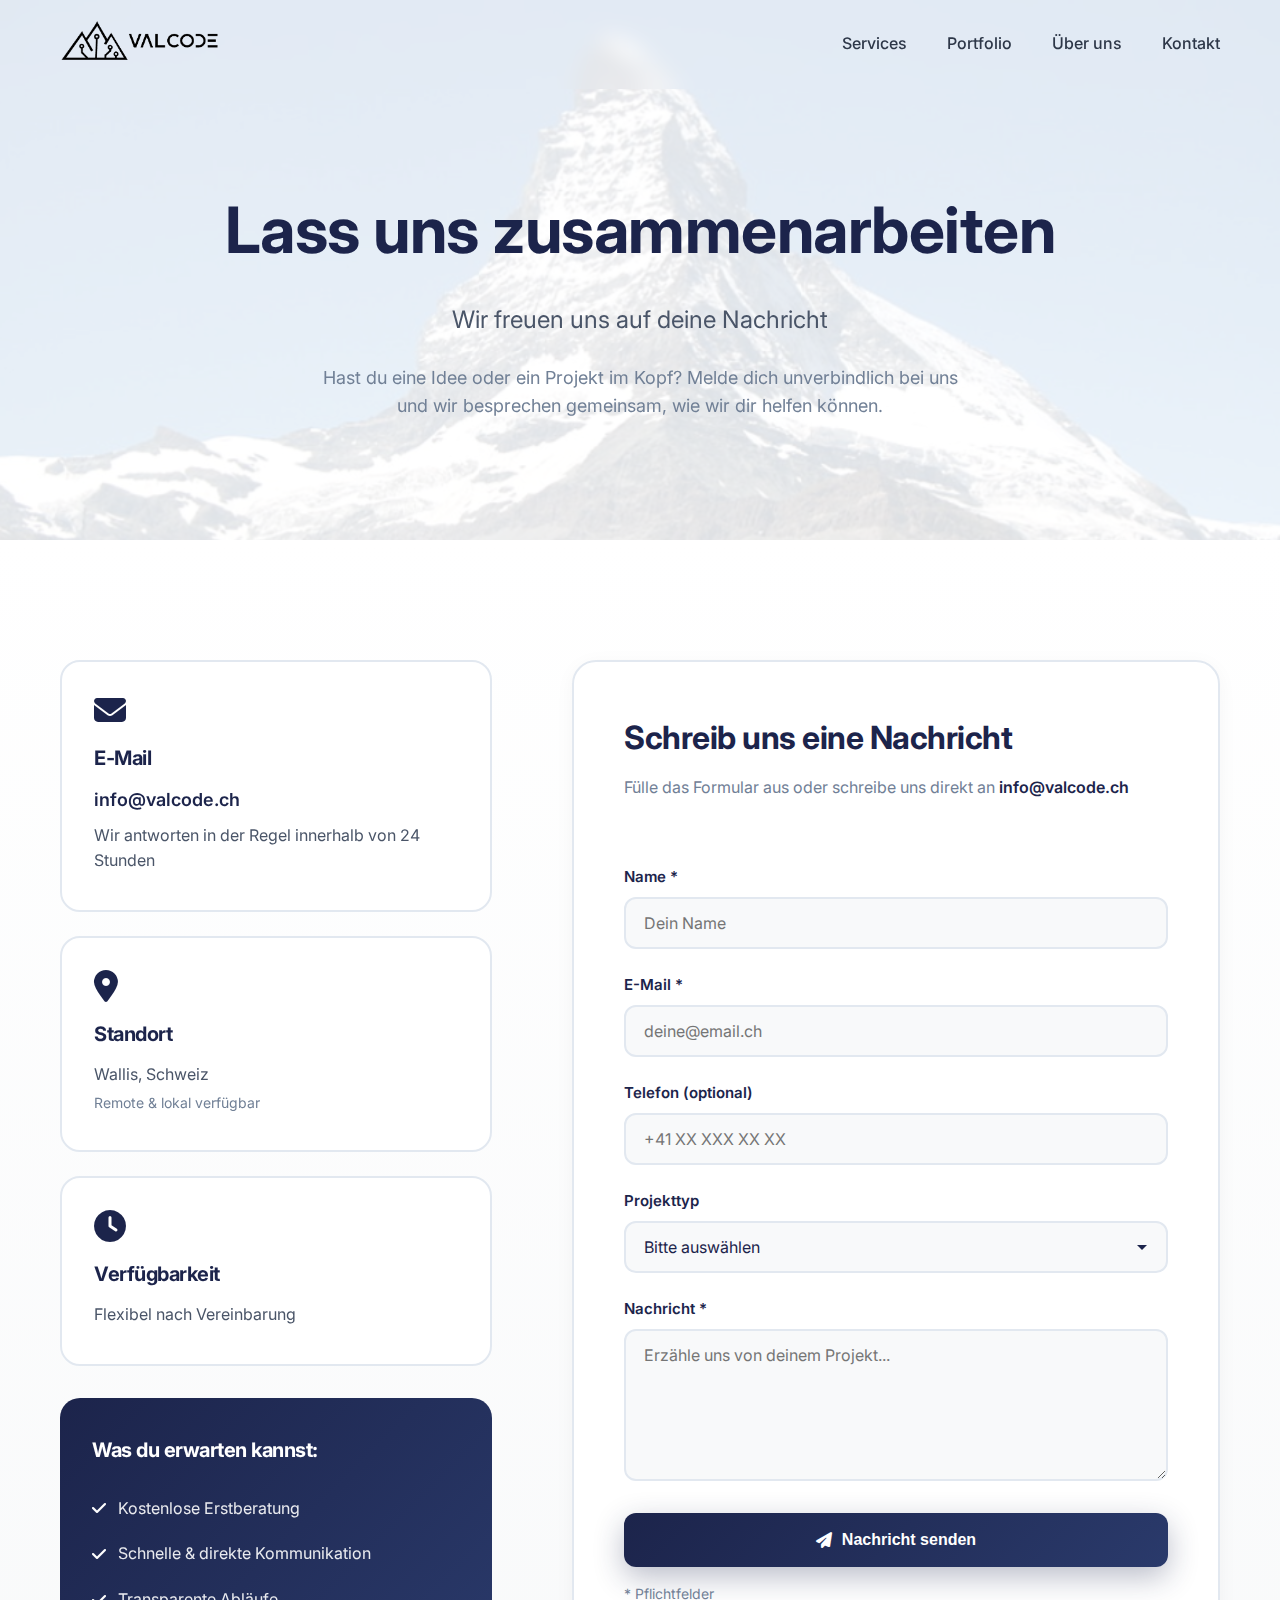
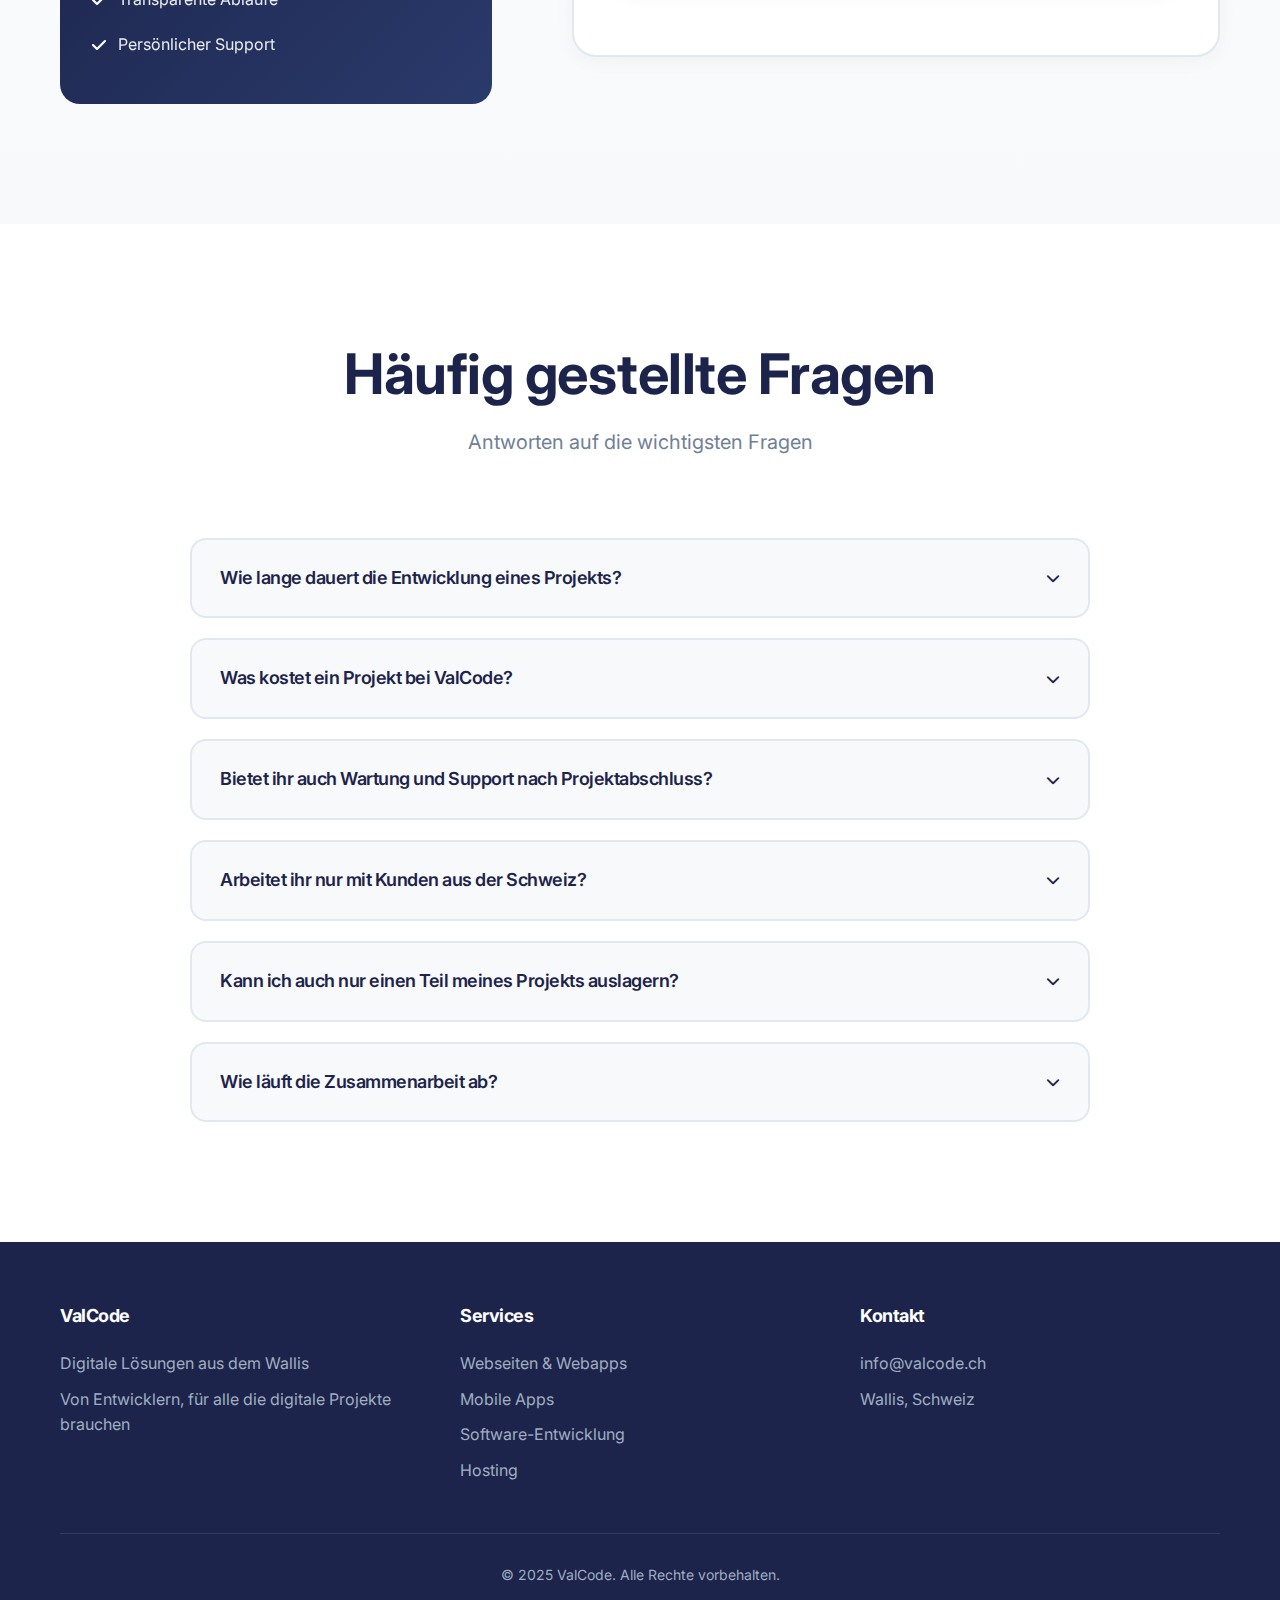
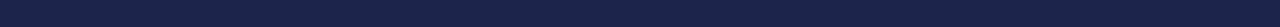
<file: kontakt.html>
<!DOCTYPE html>
<html lang="de">
    <head>
        <meta charset="UTF-8">
        <meta name="viewport" content="width=device-width, initial-scale=1.0">
        <title>Kontakt - ValCode</title>
        <link rel="icon" type="image/png" href="/assets/logo_w.png">
        <link href="https://fonts.googleapis.com/css2?family=Inter:wght@300;400;500;600;700;800&display=swap" rel="stylesheet">
        <link rel="stylesheet" href="https://cdnjs.cloudflare.com/ajax/libs/font-awesome/6.5.1/css/all.min.css">
        <link rel="stylesheet" href="/styles/global.css">
        <link rel="stylesheet" href="/styles/kontakt.css">
    </head>
    <body>
        <nav>
            <div class="logo">
                <a href="https://valcode.ch">
                    <img src="/assets/VClogo_dark.png" alt="ValCode Logo">
                </a>
            </div>

            <button class="menu-toggle" aria-label="Menu">
                <span></span>
                <span></span>
                <span></span>
            </button>

            <ul class="nav-menu">
                <li><a href="https://valcode.ch#services">Services</a></li>
                <li><a href="https://valcode.ch#portfolio">Portfolio</a></li>
                <li><a href="https://valcode.ch#about">Über uns</a></li>
                <li><a href="https://valcode.ch/kontakt">Kontakt</a></li>
            </ul>
        </nav>

        <section class="hero">
            <div class="hero-content">
                <h1>Lass uns zusammenarbeiten</h1>
                <p class="subtitle">Wir freuen uns auf deine Nachricht</p>
                <p class="tagline">Hast du eine Idee oder ein Projekt im Kopf? Melde dich unverbindlich bei uns und wir besprechen gemeinsam, wie wir dir helfen können.</p>
            </div>
        </section>

        <section class="contact">
            <div class="contact-wrapper">
                <div class="contact-info">
                    <div class="info-card">
                        <i class="fa-solid fa-envelope info-icon"></i>
                        <h3>E-Mail</h3>
                        <a href="mailto:info@valcode.ch">info@valcode.ch</a>
                        <p>Wir antworten in der Regel innerhalb von 24 Stunden</p>
                    </div>

                    <div class="info-card">
                        <i class="fa-solid fa-location-dot info-icon"></i>
                        <h3>Standort</h3>
                        <p>Wallis, Schweiz</p>
                        <p class="info-detail">Remote & lokal verfügbar</p>
                    </div>

                    <div class="info-card">
                        <i class="fa-solid fa-clock info-icon"></i>
                        <h3>Verfügbarkeit</h3>
                        <p>Flexibel nach Vereinbarung</p>
                    </div>

                    <div class="info-highlight">
                        <h3>Was du erwarten kannst:</h3>
                        <ul>
                            <li><i class="fa-solid fa-check"></i> Kostenlose Erstberatung</li>
                            <li><i class="fa-solid fa-check"></i> Schnelle & direkte Kommunikation</li>
                            <li><i class="fa-solid fa-check"></i> Transparente Abläufe</li>
                            <li><i class="fa-solid fa-check"></i> Persönlicher Support</li>
                        </ul>
                    </div>
                </div>

                <div class="contact-form-container">
                    <form class="contact-form" id="contactForm" name="contactForm">
                        <div class="form-header">
                            <h2>Schreib uns eine Nachricht</h2>
                            <p>Fülle das Formular aus oder schreibe uns direkt an <a href="mailto:info@valcode.ch">info@valcode.ch</a></p>
                        </div>

                        <div id="formMessage" class="form-message" style="display: none;"></div>

                        <div class="form-group">
                            <label for="name">Name *</label>
                            <input type="text" id="name" name="name" required placeholder="Dein Name" autocomplete="off">
                        </div>

                        <div class="form-group">
                            <label for="email">E-Mail *</label>
                            <input type="email" id="email" name="email" required placeholder="deine@email.ch" autocomplete="off">
                        </div>

                        <div class="form-group">
                            <label for="phone">Telefon (optional)</label>
                            <input type="tel" id="phone" name="phone" placeholder="+41 XX XXX XX XX" autocomplete="off">
                        </div>

                        <div class="form-group">
                            <label for="project">Projekttyp</label>
                            <select id="project" name="project" autocomplete="off">
                                <option value="">Bitte auswählen</option>
                                <option value="webseite">Webseite</option>
                                <option value="webapp">Webapplikation</option>
                                <option value="mobile">Mobile App</option>
                                <option value="software">Software-Entwicklung</option>
                                <option value="hosting">Hosting</option>
                                <option value="api">API & Integrationen</option>
                                <option value="design">UI/UX Design</option>
                                <option value="andere">Andere</option>
                            </select>
                        </div>

                        <div class="form-group">
                            <label for="message">Nachricht *</label>
                            <textarea id="message" name="message" rows="6" required placeholder="Erzähle uns von deinem Projekt..." autocomplete="off"></textarea>
                        </div>

                        <button type="submit" class="btn-primary">
                            <i class="fa-solid fa-paper-plane"></i>
                            Nachricht senden
                        </button>

                        <p class="form-note">* Pflichtfelder</p>
                    </form>
                </div>
            </div>
        </section>

        <section class="faq">
            <div class="section-header">
                <h2 class="section-title">Häufig gestellte Fragen</h2>
                <p class="section-subtitle">Antworten auf die wichtigsten Fragen</p>
            </div>

            <div class="faq-container">
                <div class="faq-item">
                    <div class="faq-question">
                        <h3>Wie lange dauert die Entwicklung eines Projekts?</h3>
                        <i class="fa-solid fa-chevron-down"></i>
                    </div>
                    <div class="faq-answer">
                        <p>Die Dauer hängt vom Projektumfang ab. Eine einfache Webseite kann in 1-2 Wochen fertig sein, während komplexere Webapps oder Mobile Apps mehrere Wochen bis Monate in Anspruch nehmen. Wir besprechen den Zeitrahmen individuell mit dir.</p>
                    </div>
                </div>

                <div class="faq-item">
                    <div class="faq-question">
                        <h3>Was kostet ein Projekt bei ValCode?</h3>
                        <i class="fa-solid fa-chevron-down"></i>
                    </div>
                    <div class="faq-answer">
                        <p>Die Kosten variieren je nach Projektgrösse und Komplexität. Wir erstellen dir nach einer kostenlosen Erstberatung ein individuelles Angebot. Durch unsere Arbeitsweise als Freizeit-Entwickler können wir oft günstigere Preise als grosse Agenturen anbieten.</p>
                    </div>
                </div>

                <div class="faq-item">
                    <div class="faq-question">
                        <h3>Bietet ihr auch Wartung und Support nach Projektabschluss?</h3>
                        <i class="fa-solid fa-chevron-down"></i>
                    </div>
                    <div class="faq-answer">
                        <p>Ja, wir bieten Wartung, Updates und Support auch nach Projektabschluss an. Das können wir als einmalige Leistung oder als laufenden Service vereinbaren – ganz nach deinen Bedürfnissen.</p>
                    </div>
                </div>

                <div class="faq-item">
                    <div class="faq-question">
                        <h3>Arbeitet ihr nur mit Kunden aus der Schweiz?</h3>
                        <i class="fa-solid fa-chevron-down"></i>
                    </div>
                    <div class="faq-answer">
                        <p>Nein, wir arbeiten mit Kunden aus der gesamten DACH-Region und darüber hinaus. Dank digitaler Kommunikation ist der Standort kein Problem. Wir sind flexibel und können uns an deine Zeitzone anpassen.</p>
                    </div>
                </div>

                <div class="faq-item">
                    <div class="faq-question">
                        <h3>Kann ich auch nur einen Teil meines Projekts auslagern?</h3>
                        <i class="fa-solid fa-chevron-down"></i>
                    </div>
                    <div class="faq-answer">
                        <p>Absolut! Wir können dich bei spezifischen Aufgaben unterstützen, etwa bei der Frontend-Entwicklung, API-Integration oder beim Design. Du entscheidest, wo wir helfen sollen.</p>
                    </div>
                </div>

                <div class="faq-item">
                    <div class="faq-question">
                        <h3>Wie läuft die Zusammenarbeit ab?</h3>
                        <i class="fa-solid fa-chevron-down"></i>
                    </div>
                    <div class="faq-answer">
                        <p>Nach deiner Anfrage führen wir ein kostenloses Erstgespräch, um dein Projekt zu verstehen. Dann erstellen wir ein Angebot und Zeitplan. Während der Entwicklung halten wir dich regelmässig auf dem Laufenden und holen dein Feedback ein.</p>
                    </div>
                </div>
            </div>
        </section>

        <footer>
            <div class="footer-content">
                <div class="footer-section">
                    <h3>ValCode</h3>
                    <p>Digitale Lösungen aus dem Wallis</p>
                    <p>Von Entwicklern, für alle die digitale Projekte brauchen</p>
                </div>

                <div class="footer-section">
                    <h3>Services</h3>
                    <a href="https://valcode.ch#services">Webseiten & Webapps</a>
                    <a href="https://valcode.ch#services">Mobile Apps</a>
                    <a href="https://valcode.ch#services">Software-Entwicklung</a>
                    <a href="https://valcode.ch#services">Hosting</a>
                </div>

                <div class="footer-section">
                    <h3>Kontakt</h3>
                    <a href="mailto:info@valcode.ch">info@valcode.ch</a>
                    <p>Wallis, Schweiz</p>
                </div>
            </div>

            <div class="footer-bottom">
                <p>&copy; 2025 ValCode. Alle Rechte vorbehalten.</p>
            </div>
        </footer>

        <script>
            // Mobile Menu Toggle
            const menuToggle = document.querySelector('.menu-toggle');
            const navMenu = document.querySelector('.nav-menu');
            const body = document.body;

            menuToggle.addEventListener('click', function() {
                menuToggle.classList.toggle('active');
                navMenu.classList.toggle('active');
                body.classList.toggle('menu-open');
            });

            // Close menu when clicking on a link
            document.querySelectorAll('.nav-menu a').forEach(link => {
                link.addEventListener('click', function() {
                    menuToggle.classList.remove('active');
                    navMenu.classList.remove('active');
                    body.classList.remove('menu-open');
                });
            });

            // Close menu when clicking on overlay
            document.addEventListener('click', function(e) {
                if (body.classList.contains('menu-open') &&
                    !navMenu.contains(e.target) &&
                    !menuToggle.contains(e.target)) {
                    menuToggle.classList.remove('active');
                    navMenu.classList.remove('active');
                    body.classList.remove('menu-open');
                }
            });

            // Navigation Hintergrund beim Scrollen
            const nav = document.querySelector('nav');

            window.addEventListener('scroll', function() {
                if (window.scrollY > 50) {
                    nav.classList.add('scrolled');
                } else {
                    nav.classList.remove('scrolled');
                }
            });

            // FAQ Accordion
            const faqItems = document.querySelectorAll('.faq-item');

            faqItems.forEach(item => {
                const question = item.querySelector('.faq-question');

                question.addEventListener('click', () => {
                    const isActive = item.classList.contains('active');

                    // Close all items
                    faqItems.forEach(faqItem => {
                        faqItem.classList.remove('active');
                    });

                    // Open clicked item if it wasn't active
                    if (!isActive) {
                        item.classList.add('active');
                    }
                });
            });

            // Telefonnummer-Formatierung
            const phoneInput = document.getElementById('phone');

            phoneInput.addEventListener('input', function(e) {
                // Speichere die Cursor-Position
                let cursorPos = e.target.selectionStart;
                let oldValue = e.target.value;

                let value = e.target.value.replace(/\D/g, ''); // Entferne alle Nicht-Zahlen

                // Wenn es mit 41 beginnt (internationale Schweizer Nummer)
                if (value.startsWith('41')) {
                    value = value.substring(2);
                }
                // Wenn es mit 0 beginnt (nationale Schweizer Nummer)
                if (value.startsWith('0')) {
                    value = value.substring(1);
                }

                // Begrenze auf maximal 9 Ziffern
                if (value.length > 9) {
                    value = value.substring(0, 9);
                }

                // Formatiere die Nummer: +41 XX XXX XX XX
                let formatted = '+41';

                if (value.length > 0) {
                    formatted += ' ' + value.substring(0, 2);
                }
                if (value.length > 2) {
                    formatted += ' ' + value.substring(2, 5);
                }
                if (value.length > 5) {
                    formatted += ' ' + value.substring(5, 7);
                }
                if (value.length > 7) {
                    formatted += ' ' + value.substring(7, 9);
                }

                e.target.value = formatted;
            });

            // Contact Form Submission
            const contactForm = document.getElementById('contactForm');
            const formMessage = document.getElementById('formMessage');

            contactForm.addEventListener('submit', function(e) {
                e.preventDefault();

                // Get form values
                const name = document.getElementById('name').value.trim();
                const email = document.getElementById('email').value.trim();
                const phone = document.getElementById('phone').value.trim();
                const project = document.getElementById('project').value;
                const message = document.getElementById('message').value.trim();

                // Validate required fields
                if (!name || !email || !message) {
                    showMessage('Bitte fülle alle Pflichtfelder aus.', 'error');
                    return;
                }

                // Validate email format
                const emailRegex = /^[^\s@]+@[^\s@]+\.[^\s@]+$/;
                if (!emailRegex.test(email)) {
                    showMessage('Bitte gib eine gültige E-Mail-Adresse ein.', 'error');
                    return;
                }

                // Project type translations
                const projectTypes = {
                    'webseite': 'Webseite',
                    'webapp': 'Webapplikation',
                    'mobile': 'Mobile App',
                    'software': 'Software-Entwicklung',
                    'hosting': 'Hosting',
                    'api': 'API & Integrationen',
                    'design': 'UI/UX Design',
                    'andere': 'Andere'
                };
                const projectDisplay = project ? projectTypes[project] || project : 'Nicht angegeben';

                // Build email body
                const emailSubject = 'Kontaktanfrage von ' + name;
                const emailBody = 'Neue Kontaktanfrage über valcode.ch\n\n' +
                    'Name: ' + name + '\n' +
                    'E-Mail: ' + email + '\n' +
                    'Telefon: ' + (phone || 'Nicht angegeben') + '\n' +
                    'Projekttyp: ' + projectDisplay + '\n\n' +
                    'Nachricht:\n' + message + '\n\n' +
                    '---\n' +
                    'Diese E-Mail wurde über das Kontaktformular auf valcode.ch gesendet.';

                // Create mailto link
                const mailtoLink = 'mailto:info@valcode.ch' +
                    '?subject=' + encodeURIComponent(emailSubject) +
                    '&body=' + encodeURIComponent(emailBody);

                // Open email client
                window.location.href = mailtoLink;

                // Show success message
                showMessage('Dein E-Mail-Programm wird geöffnet. Bitte sende die E-Mail ab.', 'success');

                // Reset form after a short delay
                setTimeout(function() {
                    contactForm.reset();
                }, 2000);
            });

            // Show message function
            function showMessage(text, type) {
                formMessage.textContent = text;
                formMessage.className = 'form-message ' + type;
                formMessage.style.display = 'block';

                // Hide message after 5 seconds
                setTimeout(function() {
                    formMessage.style.display = 'none';
                }, 5000);
            }
        </script>

    </body>
</html>
</file>
<file: styles/global.css>
:root {
    --color-primary: #1C244B;
    --color-primary-light: #2A3A6B;

    --color-white: #ffffff;
    --color-black: #1a1a1a;
    --color-dark: #1C244B;
    --color-gray-900: #2d3748;
    --color-gray-700: #4a5568;
    --color-gray-600: #718096;
    --color-gray-400: #a0aec0;
    --color-gray-200: #e2e8f0;
    --color-gray-100: #f8f9fa;

    --color-white-95: rgba(255, 255, 255, 0.95);
    --color-white-90: rgba(255, 255, 255, 0.9);
    --color-white-85: rgba(255, 255, 255, 0.85);
    --color-white-80: rgba(255, 255, 255, 0.8);
    --color-white-60: rgba(255, 255, 255, 0.6);
    --color-white-10: rgba(255, 255, 255, 0.1);
    --color-white-05: rgba(255, 255, 255, 0.05);
    --color-black-08: rgba(0, 0, 0, 0.08);
    --color-black-05: rgba(0, 0, 0, 0.05);
    --color-primary-30: rgba(28, 36, 75, 0.3);

    --gradient-primary: linear-gradient(135deg, #1C244B 0%, #2A3A6B 100%);
    --gradient-primary-90: linear-gradient(90deg, #1C244B, #2A3A6B);
    --gradient-bg: linear-gradient(180deg, #ffffff 0%, #f8f9fa 100%);
    --gradient-bg-reverse: linear-gradient(90deg, #f8f9fa 0%, #ffffff 100%);
}

/* GENERAL */
* {
    margin: 0;
    padding: 0;
    box-sizing: border-box;
}

body {
    background: var(--color-gray-100);
    color: var(--color-dark);
    font-family: 'Inter', sans-serif;
    line-height: 1.6;
    overflow-x: hidden;
}

a {
    text-decoration: none;
    color: inherit;
}

h1, h2, h3 {
    font-weight: 700;
    letter-spacing: -0.5px;
}

/* NAVIGATION */
nav {
    position: fixed;
    top: 0;
    width: 100%;
    padding: 20px 60px;
    display: flex;
    justify-content: space-between;
    align-items: center;
    z-index: 1000;
    background: transparent;
    backdrop-filter: blur(10px);
    border-bottom: 1px solid transparent;
    box-shadow: none;
    transition: all 0.3s ease;
}

nav.scrolled {
    background: var(--color-white-95);
    border-bottom: 1px solid var(--color-black-08);
    box-shadow: 0 2px 10px var(--color-black-05);
}

.logo {
    display: flex;
    align-items: center;
}

.logo img {
    height: 40px;
    width: auto;
}

.menu-toggle {
    display: none;
    flex-direction: column;
    gap: 5px;
    background: none;
    border: none;
    cursor: pointer;
    padding: 8px;
    z-index: 1001;
    transition: all 0.3s ease;
}

.menu-toggle span {
    width: 28px;
    height: 3px;
    background: var(--color-gray-900);
    border-radius: 3px;
    transition: all 0.3s ease;
}

.menu-toggle.active span:nth-child(1) {
    transform: rotate(45deg) translate(8px, 8px);
}

.menu-toggle.active span:nth-child(2) {
    opacity: 0;
}

.menu-toggle.active span:nth-child(3) {
    transform: rotate(-45deg) translate(7px, -7px);
}

.nav-menu {
    display: flex;
    gap: 40px;
    list-style: none;
}

nav a {
    font-weight: 500;
    transition: all 0.3s ease;
    position: relative;
    color: var(--color-gray-900);
}

nav a:hover {
    color: var(--color-primary);
}

nav a::after {
    content: '';
    position: absolute;
    bottom: -5px;
    left: 0;
    width: 0;
    height: 2px;
    background: var(--gradient-primary-90);
    transition: width 0.3s ease;
}

nav a:hover::after {
    width: 100%;
}

.portal-link {
    font-size: 28px;
    color: var(--color-gray-900);
    transition: all 0.3s ease;
    display: flex;
    align-items: center;
    margin-left: 20px;
}

.portal-link:hover {
    color: var(--color-primary);
    transform: scale(1.1);
}

.portal-link::after {
    display: none;
}

/* FOOTER */
footer {
    padding: 60px 60px 40px;
    background: var(--color-dark);
    border-top: none;
}

.footer-content {
    max-width: 1200px;
    margin: 0 auto;
    display: grid;
    grid-template-columns: repeat(auto-fit, minmax(250px, 1fr));
    gap: 40px;
    margin-bottom: 40px;
}

.footer-section h3 {
    margin-bottom: 20px;
    font-size: 18px;
    color: var(--color-white);
}

.footer-section p, .footer-section a {
    color: var(--color-gray-400);
    margin-bottom: 10px;
    display: block;
    transition: color 0.3s ease;
}

.footer-section a:hover {
    color: var(--color-white);
}

.footer-bottom {
    text-align: center;
    padding-top: 30px;
    border-top: 1px solid var(--color-white-10);
    color: var(--color-gray-400);
    font-size: 14px;
}

/* ANIMATIONS */
@keyframes slideInRight {
    from {
        opacity: 0;
        transform: translateX(30px);
    }
    to {
        opacity: 1;
        transform: translateX(0);
    }
}

/* RESPONSIVE */
@media (max-width: 768px) {
    nav {
        padding: 15px 30px;
    }

    /* Show hamburger menu on mobile */
    .menu-toggle {
        display: flex;
    }

    /* Mobile Navigation Menu */
    .nav-menu {
        position: fixed;
        top: 0;
        right: -100%;
        width: 280px;
        height: 100vh;
        background: var(--color-white);
        flex-direction: column;
        padding: 100px 40px 40px;
        gap: 30px;
        box-shadow: -5px 0 20px rgba(0, 0, 0, 0.1);
        transition: right 0.4s cubic-bezier(0.4, 0, 0.2, 1);
        z-index: 1000;
    }

    .nav-menu.active {
        right: 0;
    }

    .nav-menu li {
        opacity: 0;
        transform: translateX(30px);
        animation: none;
    }

    .nav-menu.active li {
        animation: slideInRight 0.5s ease forwards;
    }

    .nav-menu.active li:nth-child(1) {
        animation-delay: 0.1s;
    }

    .nav-menu.active li:nth-child(2) {
        animation-delay: 0.2s;
    }

    .nav-menu.active li:nth-child(3) {
        animation-delay: 0.3s;
    }

    .nav-menu.active li:nth-child(4) {
        animation-delay: 0.4s;
    }

    .nav-menu a {
        font-size: 20px;
        font-weight: 600;
        color: var(--color-dark);
        display: block;
        padding: 10px 0;
    }

    .nav-menu a::after {
        display: none;
    }

    .portal-link {
        position: fixed;
        top: 20px;
        right: 80px;
        font-size: 32px;
        z-index: 1001;
    }

    /* Overlay when menu is open */
    body::before {
        content: '';
        position: fixed;
        top: 0;
        left: 0;
        width: 100%;
        height: 100%;
        background: rgba(0, 0, 0, 0);
        backdrop-filter: blur(0px);
        opacity: 0;
        pointer-events: none;
        transition: all 0.4s ease;
        z-index: 999;
    }

    body.menu-open::before {
        opacity: 1;
        backdrop-filter: blur(5px);
        background: rgba(0, 0, 0, 0.3);
        pointer-events: all;
    }

    body.menu-open {
        overflow: hidden;
    }
}
</file>
<file: styles/kontakt.css>
/* HERO */
.hero {
    min-height: 60vh;
    display: flex;
    align-items: center;
    justify-content: center;
    padding: 140px 60px 80px;
    position: relative;
    overflow: hidden;
    background: url('../assets/hero.png') top center/cover no-repeat;
}

.hero::before {
    content: '';
    position: absolute;
    top: 0;
    left: 0;
    width: 100%;
    height: 100%;
    background: var(--color-white-85);
    z-index: 0;
}

.hero-content {
    position: relative;
    z-index: 1;
    text-align: center;
    max-width: 900px;
}

.hero h1 {
    font-size: 64px;
    margin-bottom: 20px;
    color: var(--color-dark);
    animation: fadeInUp 0.8s ease;
}

.hero .subtitle {
    font-size: 24px;
    color: var(--color-gray-700);
    margin-bottom: 24px;
    animation: fadeInUp 0.8s ease 0.2s both;
}

.hero .tagline {
    font-size: 18px;
    color: var(--color-gray-600);
    margin-bottom: 0;
    max-width: 650px;
    margin-left: auto;
    margin-right: auto;
    animation: fadeInUp 0.8s ease 0.4s both;
}

/* CONTACT SECTION */
.contact {
    padding: 120px 60px;
    background: var(--gradient-bg);
}

.contact-wrapper {
    max-width: 1400px;
    margin: 0 auto;
    display: grid;
    grid-template-columns: 1fr 1.5fr;
    gap: 80px;
    align-items: start;
}

/* CONTACT INFO */
.contact-info {
    display: flex;
    flex-direction: column;
    gap: 24px;
    position: sticky;
    top: 120px;
}

.info-card {
    background: var(--color-white);
    border-radius: 20px;
    padding: 32px;
    border: 2px solid var(--color-gray-200);
    transition: all 0.3s ease;
}

.info-card:hover {
    transform: translateY(-4px);
    box-shadow: 0 12px 30px rgba(0, 0, 0, 0.08);
    border-color: var(--color-primary);
}

.info-icon {
    font-size: 32px;
    color: var(--color-primary);
    margin-bottom: 16px;
    display: block;
}

.info-card h3 {
    font-size: 20px;
    margin-bottom: 12px;
    color: var(--color-dark);
}

.info-card p {
    color: var(--color-gray-700);
    margin-bottom: 4px;
    font-size: 16px;
}

.info-card a {
    color: var(--color-primary);
    font-weight: 600;
    font-size: 18px;
    display: block;
    margin-bottom: 8px;
    transition: color 0.3s ease;
}

.info-card a:hover {
    color: var(--color-primary-light);
}

.info-detail {
    font-size: 14px !important;
    color: var(--color-gray-600) !important;
}

.info-highlight {
    background: var(--gradient-primary);
    border-radius: 20px;
    padding: 36px 32px;
    color: white;
    margin-top: 8px;
}

.info-highlight h3 {
    font-size: 20px;
    margin-bottom: 20px;
    color: white;
}

.info-highlight ul {
    list-style: none;
    padding: 0;
    margin: 0;
}

.info-highlight li {
    padding: 10px 0;
    display: flex;
    align-items: center;
    gap: 12px;
    font-size: 16px;
    color: var(--color-white-90);
}

.info-highlight i {
    color: white;
    font-size: 16px;
    flex-shrink: 0;
}

/* CONTACT FORM */
.contact-form-container {
    background: var(--color-white);
    border-radius: 24px;
    padding: 50px;
    border: 2px solid var(--color-gray-200);
    box-shadow: 0 4px 20px rgba(0, 0, 0, 0.04);
}

.form-header {
    margin-bottom: 40px;
}

.form-header h2 {
    font-size: 32px;
    margin-bottom: 12px;
    color: var(--color-dark);
}

.form-header p {
    color: var(--color-gray-600);
    font-size: 16px;
    line-height: 1.6;
}

.form-header a {
    color: var(--color-primary);
    font-weight: 600;
    transition: color 0.3s ease;
}

.form-header a:hover {
    color: var(--color-primary-light);
}

.contact-form {
    display: flex;
    flex-direction: column;
    gap: 24px;
}

.form-group {
    display: flex;
    flex-direction: column;
}

.form-group label {
    font-weight: 600;
    margin-bottom: 8px;
    color: var(--color-dark);
    font-size: 15px;
}

.form-group input,
.form-group select,
.form-group textarea {
    padding: 14px 18px;
    border: 2px solid var(--color-gray-200);
    border-radius: 12px;
    font-size: 16px;
    font-family: 'Inter', sans-serif;
    transition: all 0.3s ease;
    background: var(--color-gray-100);
    color: var(--color-dark);
}

.form-group input:focus,
.form-group select:focus,
.form-group textarea:focus {
    outline: none;
    border-color: var(--color-primary);
    background: var(--color-white);
    box-shadow: 0 0 0 4px rgba(28, 36, 75, 0.08);
}

.form-group textarea {
    resize: vertical;
    min-height: 140px;
}

.form-group select {
    cursor: pointer;
    appearance: none;
    background-image: url("data:image/svg+xml,%3Csvg xmlns='http://www.w3.org/2000/svg' width='12' height='12' viewBox='0 0 12 12'%3E%3Cpath fill='%231C244B' d='M6 9L1 4h10z'/%3E%3C/svg%3E");
    background-repeat: no-repeat;
    background-position: right 18px center;
    padding-right: 45px;
}

.btn-primary {
    padding: 18px 36px;
    border-radius: 12px;
    font-weight: 600;
    font-size: 16px;
    transition: all 0.3s ease;
    background: var(--gradient-primary);
    color: var(--color-white);
    border: none;
    cursor: pointer;
    display: inline-flex;
    align-items: center;
    justify-content: center;
    gap: 10px;
    box-shadow: 0 10px 30px var(--color-primary-30);
    margin-top: 8px;
}

.btn-primary:hover {
    transform: translateY(-2px);
    box-shadow: 0 15px 40px var(--color-primary-30);
}

.btn-primary i {
    font-size: 16px;
}

.form-note {
    color: var(--color-gray-600);
    font-size: 14px;
    margin-top: -8px;
}

.form-message {
    padding: 16px 20px;
    border-radius: 12px;
    font-size: 15px;
    font-weight: 500;
    margin-bottom: 8px;
    animation: slideIn 0.3s ease;
}

.form-message.success {
    background: #d4edda;
    color: #155724;
    border: 2px solid #c3e6cb;
}

.form-message.error {
    background: #f8d7da;
    color: #721c24;
    border: 2px solid #f5c6cb;
}

@keyframes slideIn {
    from {
        opacity: 0;
        transform: translateY(-10px);
    }
    to {
        opacity: 1;
        transform: translateY(0);
    }
}

/* FAQ SECTION */
.faq {
    padding: 120px 60px;
    background: var(--color-white);
}

.section-header {
    max-width: 600px;
    margin: 0 auto 80px;
    text-align: center;
}

.section-title {
    font-size: 56px;
    margin-bottom: 20px;
    color: var(--color-dark);
    line-height: 1.1;
}

.section-subtitle {
    color: var(--color-gray-600);
    font-size: 20px;
    line-height: 1.6;
}

.faq-container {
    max-width: 900px;
    margin: 0 auto;
    display: flex;
    flex-direction: column;
    gap: 20px;
}

.faq-item {
    background: var(--color-gray-100);
    border: 2px solid var(--color-gray-200);
    border-radius: 16px;
    overflow: hidden;
    transition: all 0.3s ease;
}

.faq-item:hover {
    border-color: var(--color-primary);
}

.faq-item.active {
    background: var(--color-white);
    border-color: var(--color-primary);
    box-shadow: 0 8px 24px rgba(28, 36, 75, 0.1);
}

.faq-question {
    padding: 24px 28px;
    display: flex;
    justify-content: space-between;
    align-items: center;
    cursor: pointer;
    user-select: none;
}

.faq-question h3 {
    font-size: 18px;
    color: var(--color-dark);
    font-weight: 600;
    margin: 0;
    flex: 1;
}

.faq-question i {
    font-size: 14px;
    color: var(--color-primary);
    transition: transform 0.3s ease;
    margin-left: 16px;
    flex-shrink: 0;
}

.faq-item.active .faq-question i {
    transform: rotate(180deg);
}

.faq-answer {
    max-height: 0;
    overflow: hidden;
    transition: max-height 0.3s ease, padding 0.3s ease;
}

.faq-item.active .faq-answer {
    max-height: 500px;
    padding: 0 28px 24px;
}

.faq-answer p {
    color: var(--color-gray-700);
    font-size: 16px;
    line-height: 1.8;
    margin: 0;
}

/* ANIMATIONS */
@keyframes fadeInUp {
    from {
        opacity: 0;
        transform: translateY(30px);
    }
    to {
        opacity: 1;
        transform: translateY(0);
    }
}

/* RESPONSIVE */
@media (max-width: 1024px) {
    .contact-wrapper {
        grid-template-columns: 1fr;
        gap: 60px;
    }

    .contact-info {
        position: static;
    }
}

@media (max-width: 768px) {
    .hero {
        padding: 100px 30px 60px;
        min-height: 50vh;
    }

    .hero h1 {
        font-size: 40px;
    }

    .hero .subtitle {
        font-size: 20px;
    }

    .hero .tagline {
        font-size: 16px;
    }

    .contact {
        padding: 60px 30px;
    }

    .contact-form-container {
        padding: 30px 24px;
    }

    .form-header h2 {
        font-size: 26px;
    }

    .faq {
        padding: 60px 30px;
    }

    .section-title {
        font-size: 36px;
    }

    .section-subtitle {
        font-size: 16px;
    }

    .faq-question {
        padding: 20px;
    }

    .faq-question h3 {
        font-size: 16px;
    }

    .faq-item.active .faq-answer {
        padding: 0 20px 20px;
    }

    .faq-answer p {
        font-size: 15px;
    }
}
</file>
